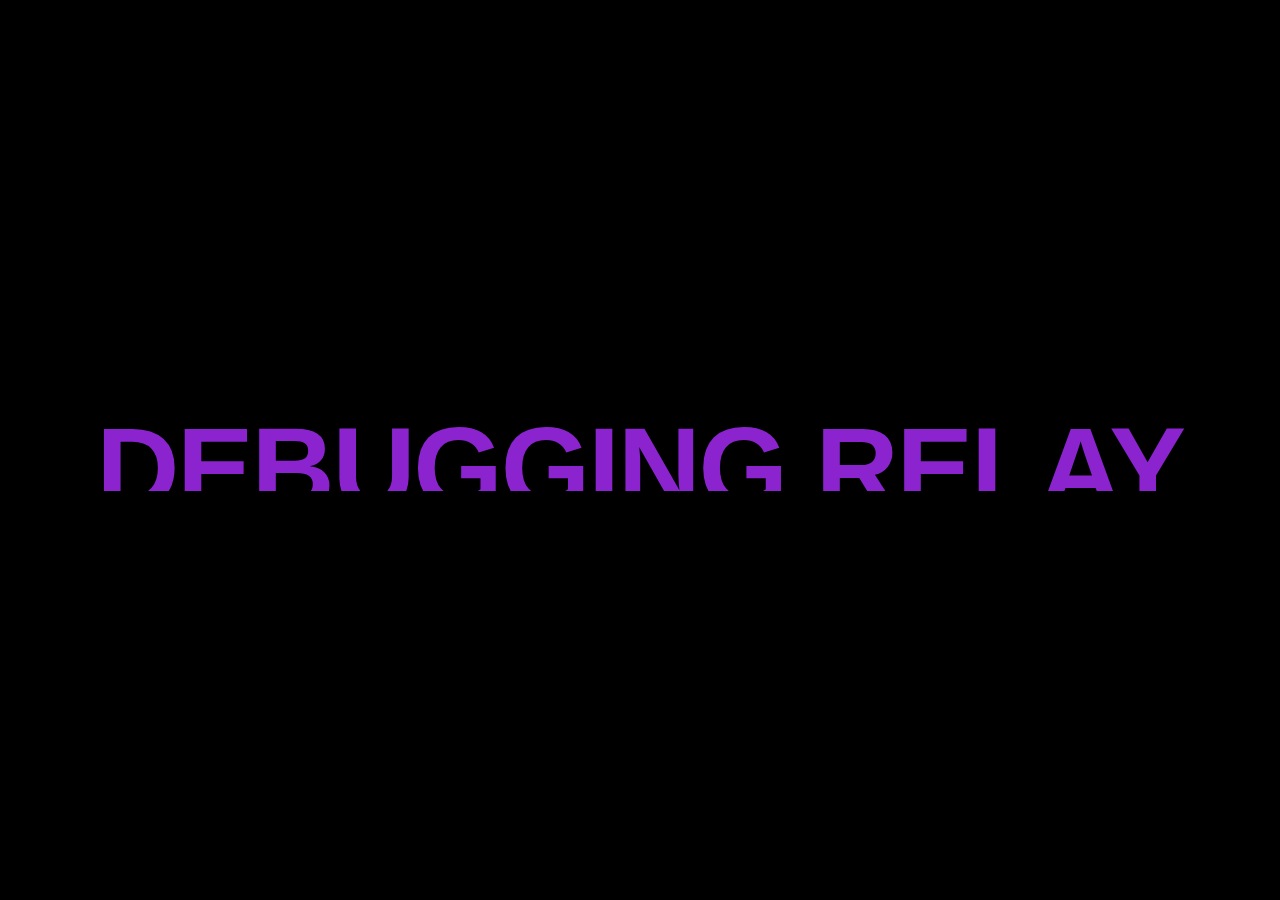
<file: debugging.html>
<html lang="en">

<head>
    <meta charset="UTF-8">
    <meta http-equiv="X-UA-Compatible" content="IE=edge">
    <meta name="viewport" content="width=device-width, initial-scale=1.0">
    <title>Document</title>
    <style>
        body {
            display: flex;
            align-items: center;
            justify-content: center;
            margin: 0;
            min-height: 100vh;
            background-color: black;
            overflow: hidden;
        }
        
        .DEBUGGING_RELAY {
            position: relative;
            margin: auto;
            height: 0.71em;
            color: transparent;
            font-family: 'Cambay', sans-serif;
            font-size: 9vw;
            font-weight: 700;
            letter-spacing: -0.02em;
            line-height: 1.03em;
        }
        
        .DEBUGGING_RELAY>div {
            position: absolute;
            top: 0;
            left: 0;
            right: 0;
            bottom: 0;
            color: #8b24cf;
            pointer-events: none;
        }
        
        .DEBUGGING_RELAY>div:nth-child(1) {
            -webkit-mask-image: linear-gradient(black 25%, transparent 25%);
            mask-image: linear-gradient(black 25%, transparent 25%);
            animation: DEBUGGING_RELAY1 5s infinite;
        }
        
        .DEBUGGING_RELAY>div:nth-child(2) {
            -webkit-mask-image: linear-gradient(transparent 25%, black 25%, black 50%, transparent 50%);
            mask-image: linear-gradient(transparent 25%, black 25%, black 50%, transparent 50%);
            animation: DEBUGGING_RELAY2 5s infinite;
        }
        
        .DEBUGGING_RELAY>div:nth-child(3) {
            -webkit-mask-image: linear-gradient(transparent 50%, black 50%, black 75%, transparent 75%);
            mask-image: linear-gradient(transparent 50%, black 50%, black 75%, transparent 75%);
            animation: DEBUGGING_RELAY3 5s infinite;
        }
        
        .DEBUGGING_RELAY>div:nth-child(4) {
            -webkit-mask-image: linear-gradient(transparent 75%, black 75%);
            mask-image: linear-gradient(transparent 75%, black 75%);
            animation: DEBUGGING_RELAY4 5s infinite;
        }
        
        @keyframes DEBUGGING_RELAY1 {
            0% {
                transform: translateX(100%);
            }
            26% {
                transform: translateX(0%);
            }
            83% {
                transform: translateX(-0.1%);
            }
            100% {
                transform: translateX(-120%);
            }
        }
        
        @keyframes DEBUGGING_RELAY2 {
            0% {
                transform: translateX(100%);
            }
            24% {
                transform: translateX(0.5%);
            }
            82% {
                transform: translateX(-0.2%);
            }
            100% {
                transform: translateX(-125%);
            }
        }
        
        @keyframes DEBUGGING_RELAY3 {
            0% {
                transform: translateX(100%);
            }
            22% {
                transform: translateX(0%);
            }
            81% {
                transform: translateX(0%);
            }
            100% {
                transform: translateX(-130%);
            }
        }
        
        @keyframes DEBUGGING_RELAY4 {
            0% {
                transform: translateX(100%);
            }
            20% {
                transform: translateX(0%);
            }
            80% {
                transform: translateX(0%);
            }
            100% {
                transform: translateX(-135%);
            }
        }
    </style>
</head>

<body>
    <div class="DEBUGGING_RELAY">
        DEBUGGING RELAY
        <div>DEBUGGING RELAY</div>
        <div>DEBUGGING RELAY</div>
        <div>DEBUGGING RELAY</div>
        <div>DEBUGGING RELAY</div>



    </div>
</body>

</html>
</file>
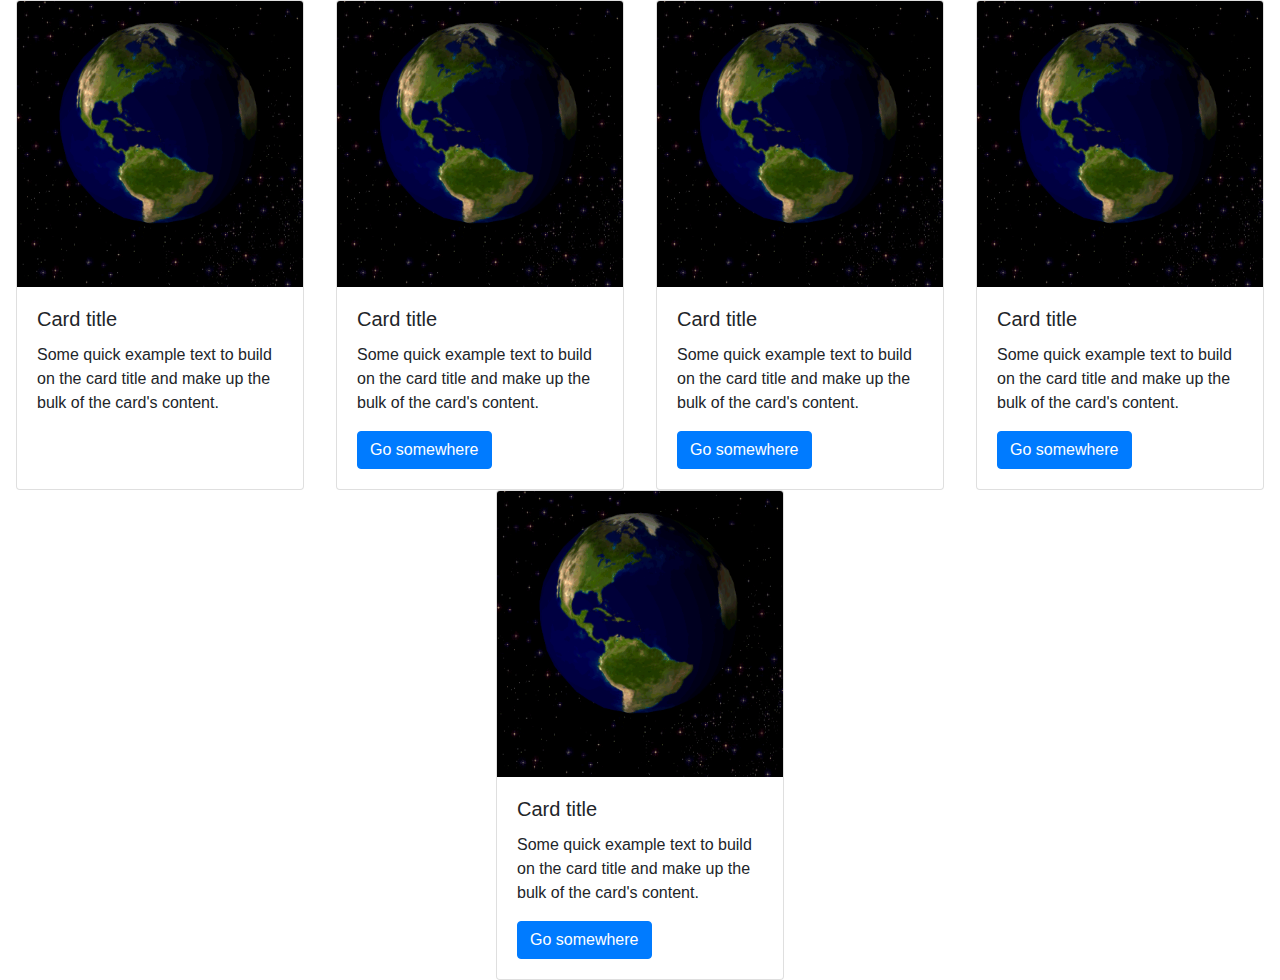
<file: demo1.html>
<html lang="en">

<head>
    <meta charset="UTF-8">
    <meta http-equiv="X-UA-Compatible" content="IE=edge">
    <meta name="viewport" content="width=device-width, initial-scale=1.0">
    <title>Document</title>
    <link rel="stylesheet" href="https://cdn.jsdelivr.net/npm/bootstrap@4.0.0/dist/css/bootstrap.min.css" integrity="sha384-Gn5384xqQ1aoWXA+058RXPxPg6fy4IWvTNh0E263XmFcJlSAwiGgFAW/dAiS6JXm" crossorigin="anonymous">
    <style>
        * {
            margin: 0;
            padding: 0;
            box-sizing: border-box;
        }
        
        .main {
            display: flex;
            flex-wrap: wrap;
            justify-content: space-around;
        }
        
        #card img:hover {
            cursor: pointer;
            opacity: 0.5;
        }
    </style>






</head>

<body>
    <div class="main">
        <div class="card" id="card" style="width: 18rem;">
            <img class="card-img-top" src="gif1.gif" alt="Card image cap">
            <div class="card-body">
                <h5 class="card-title">Card title</h5>
                <p class="card-text">Some quick example text to build on the card title and make up the bulk of the card's content.

            </div>
        </div>
        <div class="card" style="width: 18rem;">
            <img class="card-img-top" src="gif1.gif" alt="Card image cap">
            <div class="card-body">
                <h5 class="card-title">Card title</h5>
                <p class="card-text">Some quick example text to build on the card title and make up the bulk of the card's content.
                </p>
                <a href="#" class="btn btn-primary">Go somewhere</a>
            </div>
        </div>
        <div class="card" style="width: 18rem;">
            <img class="card-img-top" src="gif1.gif" alt="Card image cap">
            <div class="card-body">
                <h5 class="card-title">Card title</h5>
                <p class="card-text">Some quick example text to build on the card title and make up the bulk of the card's content.
                </p>
                <a href="#" class="btn btn-primary">Go somewhere</a>
            </div>
        </div>
        <div class="card" style="width: 18rem;">
            <img class="card-img-top" src="gif1.gif" alt="Card image cap">
            <div class="card-body">
                <h5 class="card-title">Card title</h5>
                <p class="card-text">Some quick example text to build on the card title and make up the bulk of the card's content.
                </p>
                <a href="#" class="btn btn-primary">Go somewhere</a>
            </div>
        </div>
        <div class="card" style="width: 18rem;">
            <img class="card-img-top" src="gif1.gif" alt="Card image cap">
            <div class="card-body">
                <h5 class="card-title">Card title</h5>
                <p class="card-text">Some quick example text to build on the card title and make up the bulk of the card's content.
                </p>
                <a href="#" class="btn btn-primary">Go somewhere</a>
            </div>
        </div>
    </div>

    <script src="https://code.jquery.com/jquery-3.2.1.slim.min.js" integrity="sha384-KJ3o2DKtIkvYIK3UENzmM7KCkRr/rE9/Qpg6aAZGJwFDMVNA/GpGFF93hXpG5KkN" crossorigin="anonymous"></script>
    <script src="https://cdn.jsdelivr.net/npm/popper.js@1.12.9/dist/umd/popper.min.js" integrity="sha384-ApNbgh9B+Y1QKtv3Rn7W3mgPxhU9K/ScQsAP7hUibX39j7fakFPskvXusvfa0b4Q" crossorigin="anonymous"></script>
    <script src="https://cdn.jsdelivr.net/npm/bootstrap@4.0.0/dist/js/bootstrap.min.js" integrity="sha384-JZR6Spejh4U02d8jOt6vLEHfe/JQGiRRSQQxSfFWpi1MquVdAyjUar5+76PVCmYl" crossorigin="anonymous"></script>
</body>

</html>
</file>
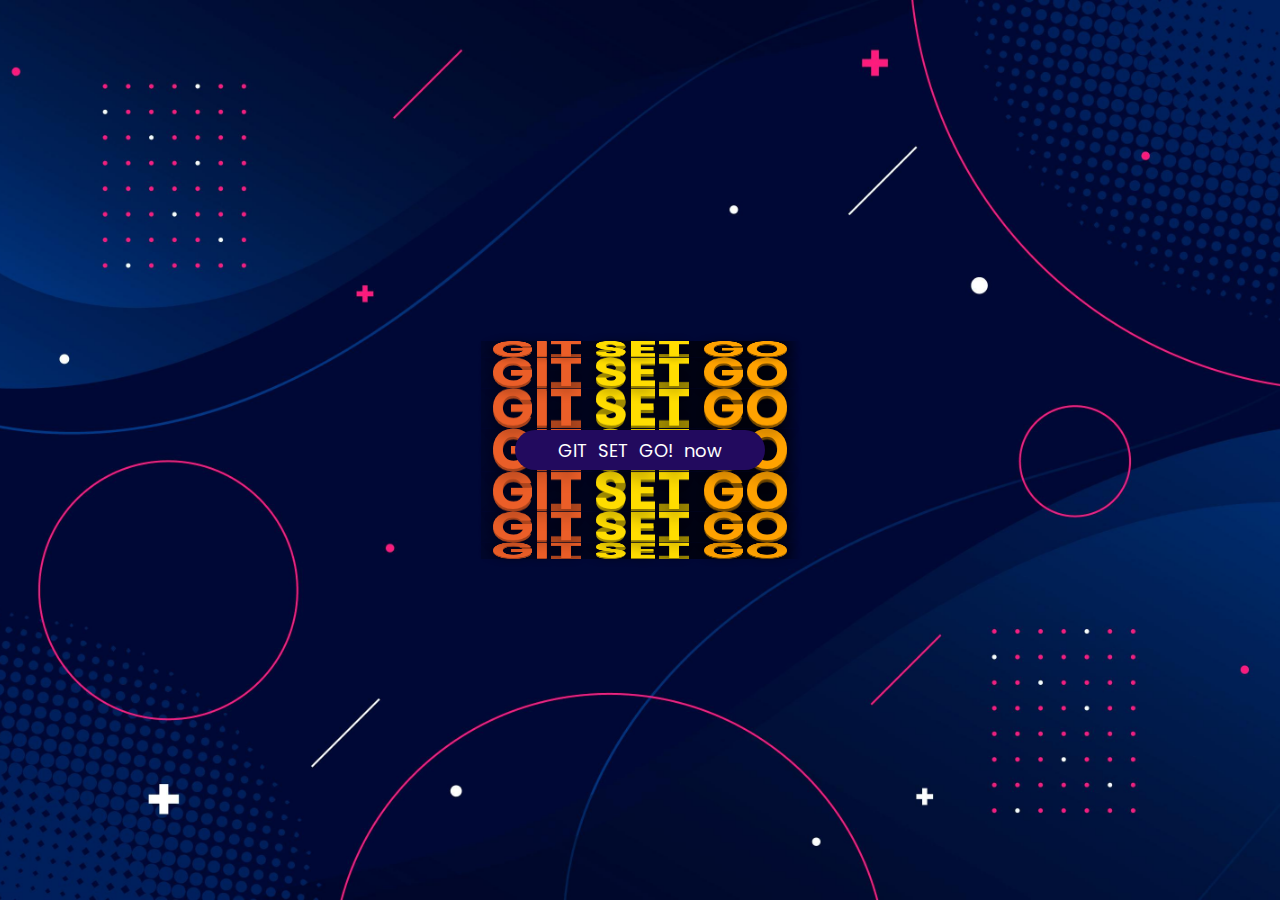
<file: event.html>
<html lang="en">

<head>
    <meta charset="UTF-8">
    <meta http-equiv="X-UA-Compatible" content="IE=edge">
    <meta name="viewport" content="width=device-width, initial-scale=1.0">
    <title>GIT SET GO</title>
    <style>
        @import url("https://fonts.googleapis.com/css2?family=Heebo:wght@400;600&family=Poppins:wght@100;500;600;800;900&family=Lobster+Two:ital,wght@0,400;0,700;1,400&display=swap");
        /* GLOBAL CONFIG RESET */
        
        * {
            box-sizing: border-box;
            margin: 0;
            padding: 0;
            font-family: "Poppins", sans-serif;
        }
        
        select:focus,
        input:focus,
        button:focus {
            outline: none;
        }
        /* -------- BODY DISPLAY --------- */
        
        body {
            background: url("bg.jpg") no-repeat center center fixed;
            -webkit-background-size: cover;
            -moz-background-size: cover;
            -o-background-size: cover;
            background-size: cover;
            overflow: hidden;
            display: flex;
            justify-content: center;
            align-items: center;
            min-height: 100vh;
            text-align: center;
        }
        /* -------- TYPE SELECTORS --------- */
        /* -------- CLASS --------- */
        
        .container {
            display: flex;
            justify-content: center;
            align-items: center;
            flex-wrap: wrap;
        }
        
        .container .box {
            transform-style: preserve-3d;
            animation: animate 7s ease-in-out infinite alternate;
        }
        
        .container .box span {
            background: linear-gradient(90deg, rgba(0, 0, 0, 0.1), rgba(0, 0, 0, 0.5) 90%, transparent);
            text-transform: uppercase;
            line-height: 0.76em;
            position: absolute;
            color: #ffdd00;
            font-size: 3.5em;
            white-space: nowrap;
            font-weight: bold;
            padding: 0px 10px;
            transform-style: preserve-3d;
            text-shadow: 0 10px 15px rgba(0, 0, 0, 0.3);
            transform: translate(-50%, -50%) rotateX(calc(var(--i) * 22.5deg)) translateZ(109px);
        }
        
        .container .box span i {
            font-style: initial;
        }
        
        .container .box span i:nth-child(1) {
            color: #eb5e28;
        }
        
        .container .box span i:nth-child(2) {
            color: #ffa200;
        }
        
        @keyframes animate {
            0% {
                transform: perspective(500px) rotateX(0deg) rotate(5deg);
            }
            100% {
                transform: perspective(50px) rotateX(360deg) rotate(5deg);
            }
        }
        
        .button {
            position: absolute;
            z-index: 999;
            text-decoration: none;
        }
        
        button {
            width: 250px;
            height: 40px;
            background: rgb(34, 10, 94);
            border-radius: 40px;
            outline: none;
            border: none;
            align-items: center;
            font-size: 18px;
        }
        
        button a {
            text-decoration: none;
            word-spacing: 5px;
            color: white;
            transition: all .3s ease-in-out;
            text-align: center;
        }
        
        button:hover {
            box-shadow: 0px -5px 10px 0px rgba(0, 0, 0, 0.5);
        }
        
        button a:hover {
            letter-spacing: 2px;
        }
        /* -------- PSEUDO CLASS --------- */
        
        @media screen and (max-width:1210px) {
            body {
                overflow: hidden;
                align-items: center;
                text-align: center;
            }
        }
        
        @media screen and (max-width:740px) {
            body {
                overflow: hidden;
                align-items: center;
                text-align: center;
            }
        }
        
        @media screen and (max-width:650px) {
            body {
                overflow: hidden;
                align-items: center;
                text-align: center;
            }
        }
        
        @media screen and (max-width:600px) {
            body {
                overflow: hidden;
                align-items: center;
                text-align: center;
            }
        }
        
        @media screen and (max-width:365px) {
            body {
                overflow: hidden;
                align-items: center;
                text-align: center;
            }
        }
        
        @media screen and (max-width:250px) {
            body {
                overflow: hidden;
                align-items: center;
                text-align: center;
            }
        }
    </style>
</head>

<body>

    <div class="body__background">
        <div class="container">
            <div class="box">
                <span style="--i: 1">
                    <i>GIT</i>
                    SET
                    <i>GO</i>
                </span>
                <span style="--i: 2">
                    <i>GIT</i>
                    SET
                    <i>GO</i>
                </span>
                <span style="--i: 3">
                    <i>GIT</i>
                    SET
                    <i>GO</i>
                </span>
                <span style="--i: 4">
                    <i>GIT</i>
                    SET
                    <i>GO</i>
                </span>
                <span style="--i: 5">
                    <i>GIT</i>
                    SET
                    <i>GO</i>
                </span>
                <span style="--i: 6">
                    <i>GIT</i>
                    SET
                    <i>GO</i>
                </span>
                <span style="--i: 7">
                    <i>GIT</i>
                    SET
                    <i>GO</i>
                </span>
                <span style="--i: 8">
                    <i>GIT</i>
                    SET
                    <i>GO</i>
                </span>
                <span style="--i: 9">
                    <i>GIT</i>
                    SET
                    <i>GO</i>
                </span>
                <span style="--i: 10">
                    <i>GIT</i>
                    SET
                    <i>GO</i>
                </span>
                <span style="--i: 11">
                    <i>GIT</i>
                    SET
                    <i>GO</i>
                </span>
                <span style="--i: 12">
                    <i>GIT</i>
                    SET
                    <i>GO</i>
                </span>
                <span style="--i: 13">
                    <i>GIT</i>
                    SET
                    <i>GO</i>
                </span>
                <span style="--i: 14">
                    <i>GIT</i>
                    SET
                    <i>GO</i>
                </span>
                <span style="--i: 15">
                    <i>GIT</i>
                    SET
                    <i>GO</i>
                </span>
                <span style="--i: 16">
                    <i>GIT</i>
                    SET
                    <i>GO</i>
                </span>
            </div>
        </div>
    </div>

    <div class="button">

        <button><a href="index.html">GIT SET GO! now</a></button>
    </div>
</body>

</html>
</file>
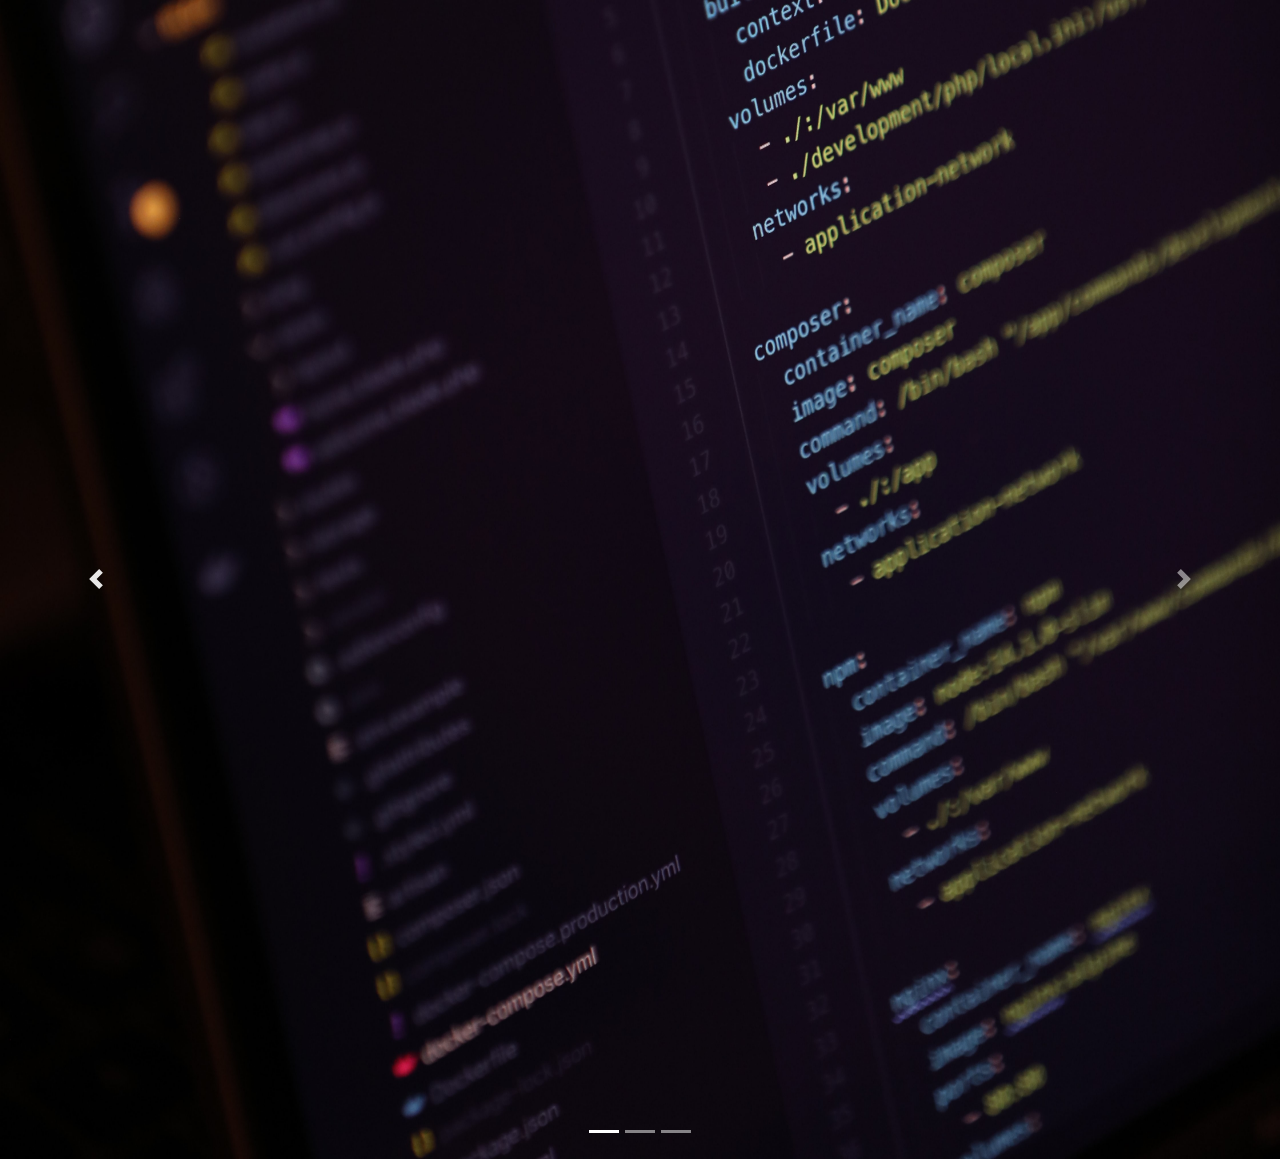
<file: plain.html>
<html lang="en">

<head>
    <meta charset="UTF-8">
    <meta http-equiv="X-UA-Compatible" content="IE=edge">
    <meta name="viewport" content="width=device-width, initial-scale=1.0">
    <title>Document</title>
    <link rel="stylesheet" href="https://cdn.jsdelivr.net/npm/bootstrap@4.0.0/dist/css/bootstrap.min.css" integrity="sha384-Gn5384xqQ1aoWXA+058RXPxPg6fy4IWvTNh0E263XmFcJlSAwiGgFAW/dAiS6JXm" crossorigin="anonymous">
</head>

<body>
    <div id="carouselExampleIndicators" class="carousel slide" data-ride="carousel">
        <ol class="carousel-indicators">
            <li data-target="#carouselExampleIndicators" data-slide-to="0" class="active"></li>
            <li data-target="#carouselExampleIndicators" data-slide-to="1"></li>
            <li data-target="#carouselExampleIndicators" data-slide-to="2"></li>
        </ol>
        <div class="carousel-inner">
            <div class="carousel-item active">
                <img class="d-block w-100" src="card1.jpg" alt="First slide">
            </div>
            <div class="carousel-item">
                <img class="d-block w-100" src="card2.jpg" alt="Second slide">
            </div>
            <div class="carousel-item">
                <img class="d-block w-100" src="card3.jpg" alt="Third slide">
            </div>
        </div>
        <a class="carousel-control-prev" href="#carouselExampleIndicators" role="button" data-slide="prev">
            <span class="carousel-control-prev-icon" aria-hidden="true"></span>
            <span class="sr-only">Previous</span>
        </a>
        <a class="carousel-control-next" href="#carouselExampleIndicators" role="button" data-slide="next">
            <span class="carousel-control-next-icon" aria-hidden="true"></span>
            <span class="sr-only">Next</span>
        </a>
    </div>
    <script src="https://code.jquery.com/jquery-3.2.1.slim.min.js" integrity="sha384-KJ3o2DKtIkvYIK3UENzmM7KCkRr/rE9/Qpg6aAZGJwFDMVNA/GpGFF93hXpG5KkN" crossorigin="anonymous"></script>
    <script src="https://cdn.jsdelivr.net/npm/popper.js@1.12.9/dist/umd/popper.min.js" integrity="sha384-ApNbgh9B+Y1QKtv3Rn7W3mgPxhU9K/ScQsAP7hUibX39j7fakFPskvXusvfa0b4Q" crossorigin="anonymous"></script>
    <script src="https://cdn.jsdelivr.net/npm/bootstrap@4.0.0/dist/js/bootstrap.min.js" integrity="sha384-JZR6Spejh4U02d8jOt6vLEHfe/JQGiRRSQQxSfFWpi1MquVdAyjUar5+76PVCmYl" crossorigin="anonymous"></script>
</body>

</html>
</file>
